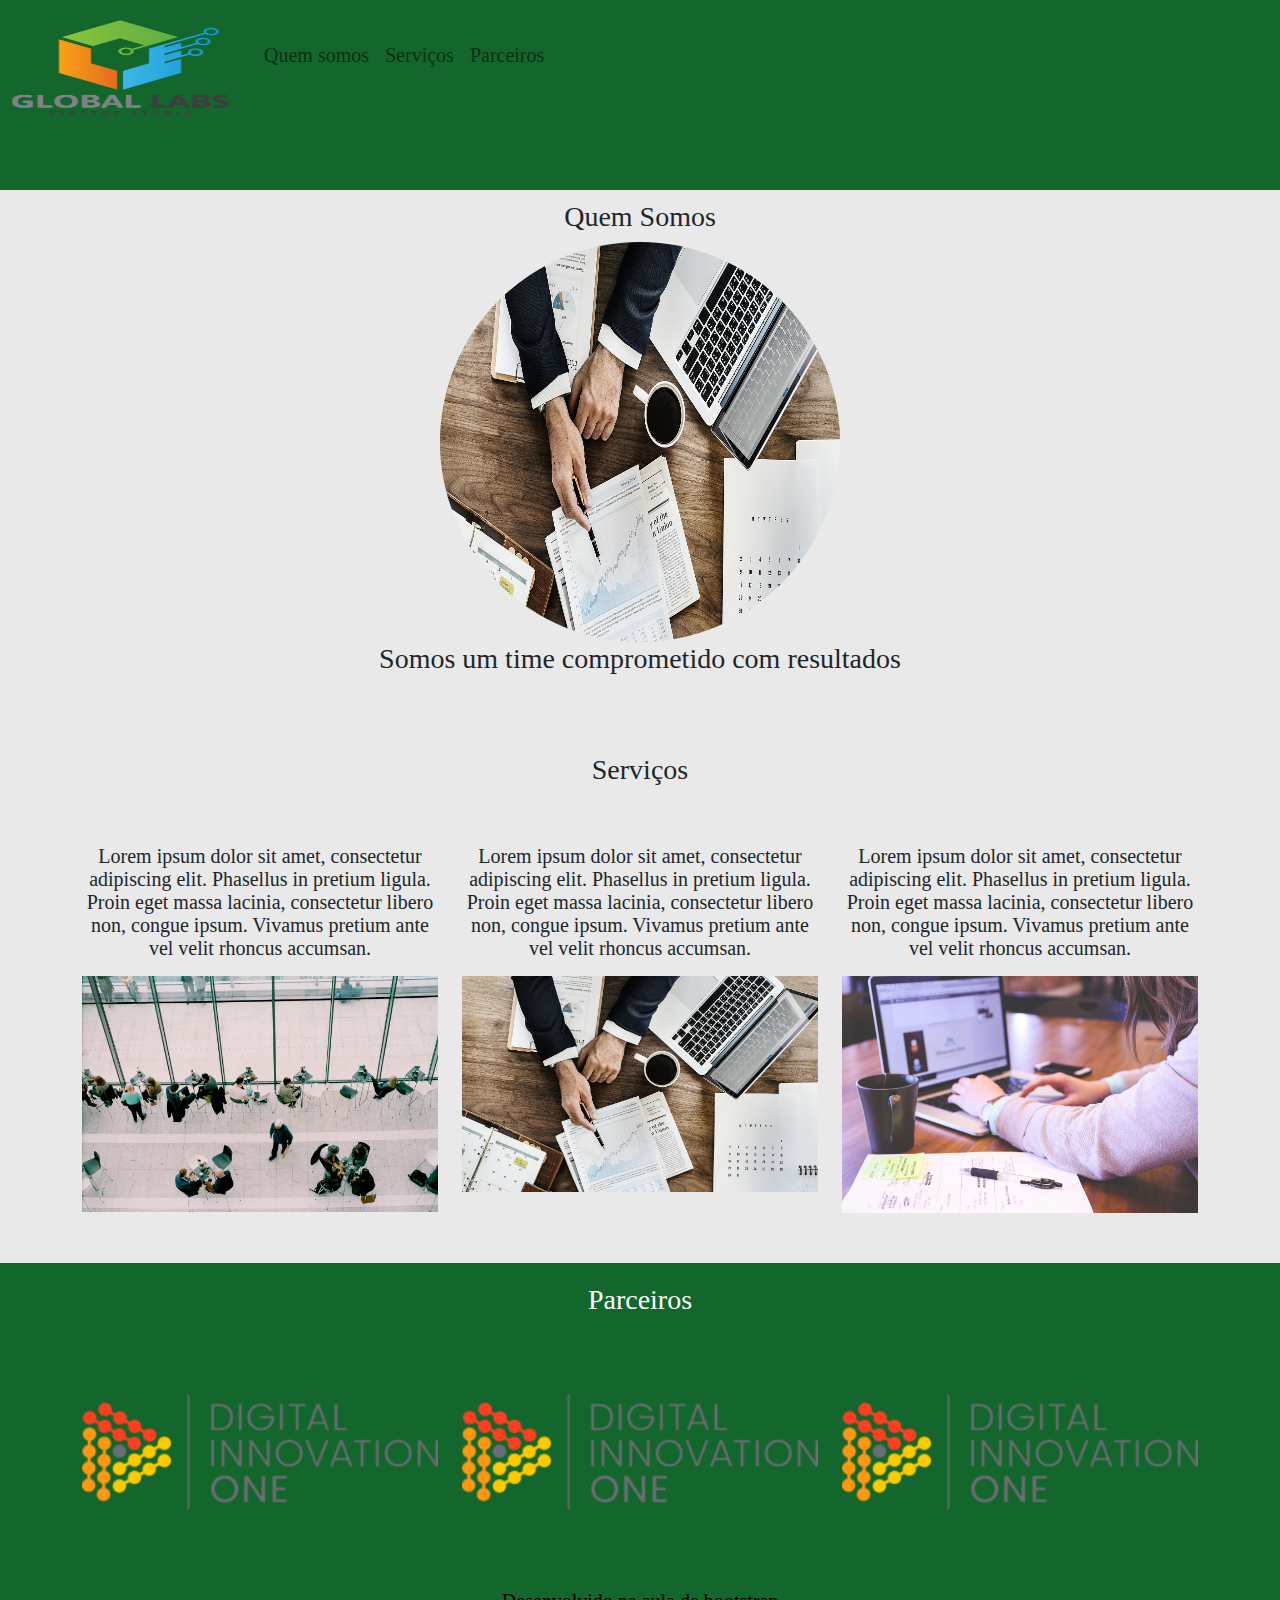
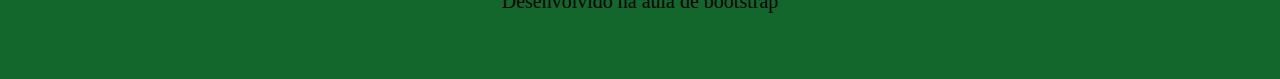
<file: aula-bootstrap/index.html>
<!DOCTYPE html>
<html lang="pt-BR">
<head>
  <meta charset="UTF-8">
  <meta name="viewport" content="width=device-width, initial-scale=1.0">
  <link rel="stylesheet" href="bootstrap/css/bootstrap.min.css">
  <link rel="stylesheet" href="css/style.css">
  <title>Bootstrap</title>
</head>
<body>
  <nav class="navbar navbar-expand-lg navbar-light margin">
    <a class="navbar-brand" href="#">
      <img src="img/4.png" alt="Global Labs" width="240px" height="120px" />
    </a>
    <div class="collapse navbar-collapse margin">
      <ul class="navbar-nav">
        <li class="nav-item">
          <a class="nav-link" href="#quemSomos">Quem somos</a>
        </li>
        <li class="nav-item">
          <a class="nav-link" href="#servicos">Serviços</a>
        </li>
        <li class="nav-item">
          <a class="nav-link" href="#parceiros">Parceiros</a>
        </li>
      </ul>

    </div>

    
  </nav>

  <section id="quemSomos">
    <div class="container-fluid text-center margin">
      <h3>Quem Somos</h3>
      <img class="rounded-circle" src="img/2.jpg" alt="" width="400px" height="400px">
      <h3>Somos um time comprometido com resultados</h3>
    </div>
  </section>

  <section id="servicos">
    <div class="container-fluid text-center margin">
      <h3 class="margin">Serviços</h3>
      <div class="container">
        <div class="row">
          <div class="col-lg-4">
            <p>Lorem ipsum dolor sit amet, consectetur adipiscing elit. Phasellus in pretium ligula. Proin eget massa lacinia, consectetur libero non, congue ipsum. Vivamus pretium ante vel velit rhoncus accumsan.</p>
            <img src="img/1.jpg" alt="" width="100%">
            
          </div>
          <div class="col-lg-4">
            <p>Lorem ipsum dolor sit amet, consectetur adipiscing elit. Phasellus in pretium ligula. Proin eget massa lacinia, consectetur libero non, congue ipsum. Vivamus pretium ante vel velit rhoncus accumsan.</p>
            <img src="img/2.jpg" alt="" width="100%">
            
          </div>
          <div class="col-lg-4">
            <p>Lorem ipsum dolor sit amet, consectetur adipiscing elit. Phasellus in pretium ligula. Proin eget massa lacinia, consectetur libero non, congue ipsum. Vivamus pretium ante vel velit rhoncus accumsan.</p>
            <img src="img/3.jpg" alt="" width="100%">
            
          </div>
        </div>
      </div>
    </div>
  </section>

  <section id="parceiros">
    <div class="container-fluid text-center margin">
      <h3 class="margin">Parceiros</h3>
      <div class="container">
        <div class="row">
          <div class="col-lg-4">
            <img src="img/5.png" alt="" width="100%">
            
          </div>
          <div class="col-lg-4">
            <img src="img/5.png" alt="" width="100%">
            
          </div>
          <div class="col-lg-4">
            <img src="img/5.png" alt="" width="100%">
            
          </div>
        </div>
      </div>
    </div>
  </section>

  
  
  <footer class="container-fluid text-center margin bg-footer">
    <p>Desenvolvido na aula de bootstrap</p>
  </footer>
  
</body>
</html>
</file>
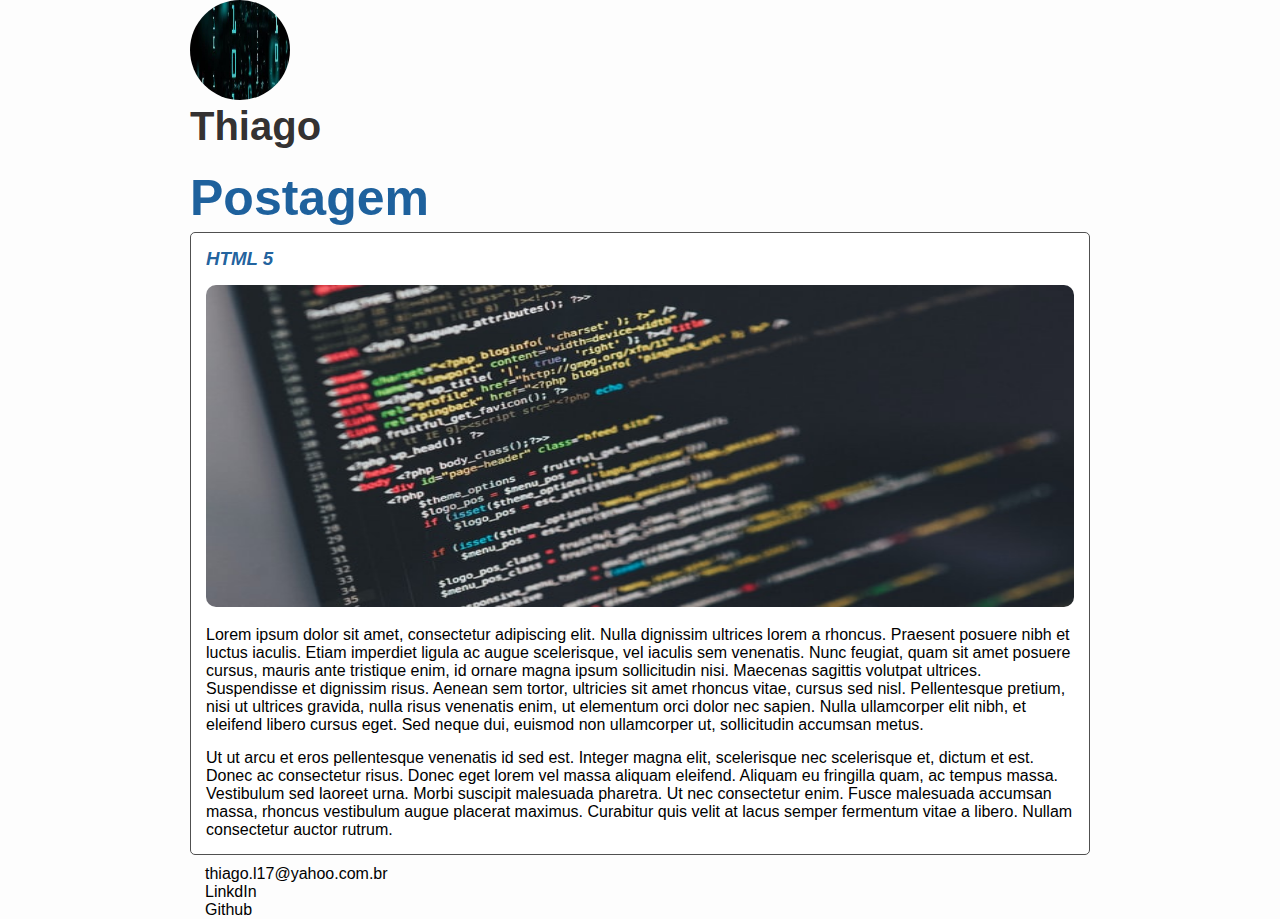
<file: html5/index.html>
<!DOCTYPE html>
<html lang="pt-BR">
<head>
  <meta charset="UTF-8">
  <meta name="viewport" content="width=device-width, initial-scale=1.0">
  <link rel="stylesheet" href="css/styles.css">
  <title>HTML5 Curso DIO </title>
</head>
<body>

  <header>
    <img class="photo" src="img/2.jpeg" width="100px" height="100px"></img>
    <h1 id="title">Thiago</h1>
  </header>
  <section>
    <header>
      <h2 class="subtitle">Postagem</h2>
      <article class="post-content">
        <header>
          <h3 class="post_title">HTML 5</h3>
          <img class="images" src="img/1.jpg" alt="Editor de texto mostrando código HTML" width="960" height="322"></img>
        </header>
        <p>Lorem ipsum dolor sit amet, consectetur adipiscing elit. Nulla dignissim ultrices lorem a rhoncus. Praesent posuere nibh et luctus iaculis. Etiam imperdiet ligula ac augue scelerisque, vel iaculis sem venenatis. Nunc feugiat, quam sit amet posuere cursus, mauris ante tristique enim, id ornare magna ipsum sollicitudin nisi. Maecenas sagittis volutpat ultrices. Suspendisse et dignissim risus. Aenean sem tortor, ultricies sit amet rhoncus vitae, cursus sed nisl. Pellentesque pretium, nisi ut ultrices gravida, nulla risus venenatis enim, ut elementum orci dolor nec sapien. Nulla ullamcorper elit nibh, et eleifend libero cursus eget. Sed neque dui, euismod non ullamcorper ut, sollicitudin accumsan metus.</p>

        <p>Ut ut arcu et eros pellentesque venenatis id sed est. Integer magna elit, scelerisque nec scelerisque et, dictum et est. Donec ac consectetur risus. Donec eget lorem vel massa aliquam eleifend. Aliquam eu fringilla quam, ac tempus massa. Vestibulum sed laoreet urna. Morbi suscipit malesuada pharetra. Ut nec consectetur enim. Fusce malesuada accumsan massa, rhoncus vestibulum augue placerat maximus. Curabitur quis velit at lacus semper fermentum vitae a libero. Nullam consectetur auctor rutrum.</p>

      </article>
    </header>
  </section>

  <footer class="contact-list"> 
    <ul>
      <li>
        <a rel="noopener" href="malito:thiago.l17@yahoo.com" target="_blank">thiago.l17@yahoo.com.br
        </a>
      </li>
      <li>
        <a rel="noopener" target="_blank" href="https://www.linkedin.com/in/thiago-l17/"> LinkdIn</a>
      </li>
      <li>
        <a rel="noopener" target="_blank" href="https://github.com/Thiago-l">Github</a>
      </li>
    </ul>
  </footer>
</body>
</html>
</file>
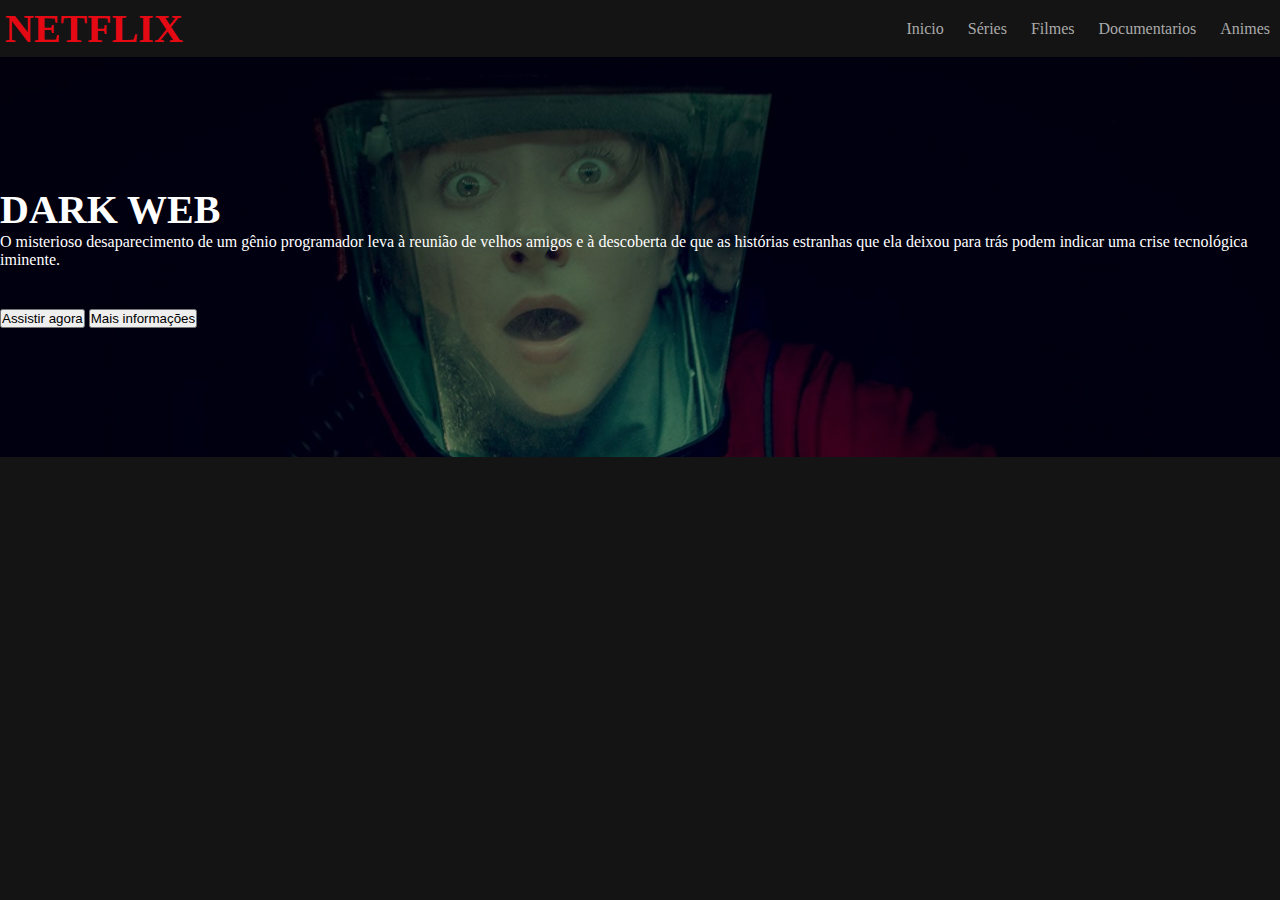
<file: project-netflix-interface/index.html>
<!DOCTYPE html>
<html lang="pt-br">
<head>
  <meta charset="UTF-8">
  <meta name="viewport" content="width=device-width, initial-scale=1.0">
  <link rel="stylesheet" href="styles/main.css">
  <title>Netflix Clone Interface</title>
</head>
<body>
    <header>
      <div class="container">
        <h2 class="logo">NETFLIX</h2>
        <nav>
          <a href="#">Inicio</a>
          <a href="#">Séries</a>
          <a href="#">Filmes</a>
          <a href="#">Documentarios</a> 
          <a href="#">Animes</a>
        </nav>
      </div>
    </header>
    <main>
      <div class="main-movie">
        <div class="container">
          <h3 class="title"> DARK WEB</h3>
          <p class="description">O misterioso desaparecimento de um gênio programador leva à reunião de velhos amigos e à descoberta de que as histórias estranhas que ela deixou para trás podem indicar uma crise tecnológica iminente.</p>
          <div class="buttons">
            <button role="button" class="btn">
              Assistir agora
            </button>
            <button role="button" class="btn">
              Mais informações
            </button>
          </div>
        </div>
      </div>
    </main>
    </body>
</html>
</file>
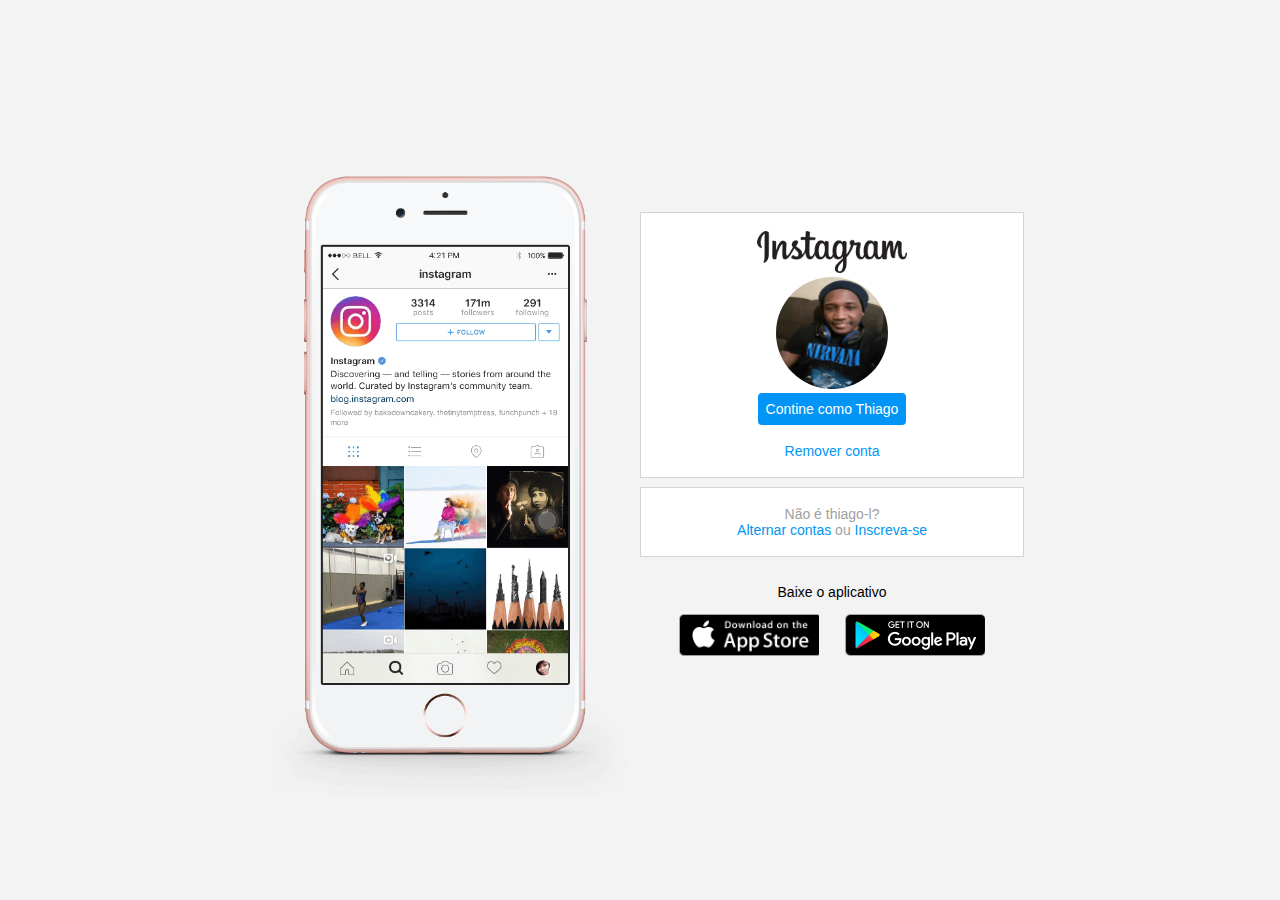
<file: project-landing-page-instagram/instagram-v1.html>
<!DOCTYPE html>
<html lang="en">
<head>
  <meta charset="UTF-8">
  <meta name="viewport" content="width=device-width, initial-scale=1.0">
  <link rel="stylesheet" href="./css/styles.css">
  <title>Instagram</title>
</head>
<body>
  <div class="instagram-wrapper">
    <div class="instagram-phone">
      <img src="img/instagram-celular.png" alt="celular" />
    </div>
    <div class="instagram-continue">
      <div class="group">
        <img src="img/instagram-logo.png" alt="instagram" class="instagram-logo"></img>
        <div class="profile-photo">
          <img src="img/profile.png" alt="foto de perfil"/>
        </div>
        <a href="#" class="instagram-login">Contine como Thiago</a>
        <a href="#" class="instagram-logout">Remover conta</a>
      </div>
      <div class="group">
        <p class="not-account">Não é thiago-l?</p>
        <p class="not-account">
          <span class="link-blue">Alternar contas</span>
          ou
          <span class="link-blue">Inscreva-se</span>
        </p>
      </div>
      <div class="get-the-app">
        <p class="get-app">Baixe o aplicativo</p>
        <div class="download">
          <a href="#" class="app-download"></a>
          <a href="#" class="app-download"></a>
        </div>
      </div>
    </div>
  </div>
</body>
</html>
</file>
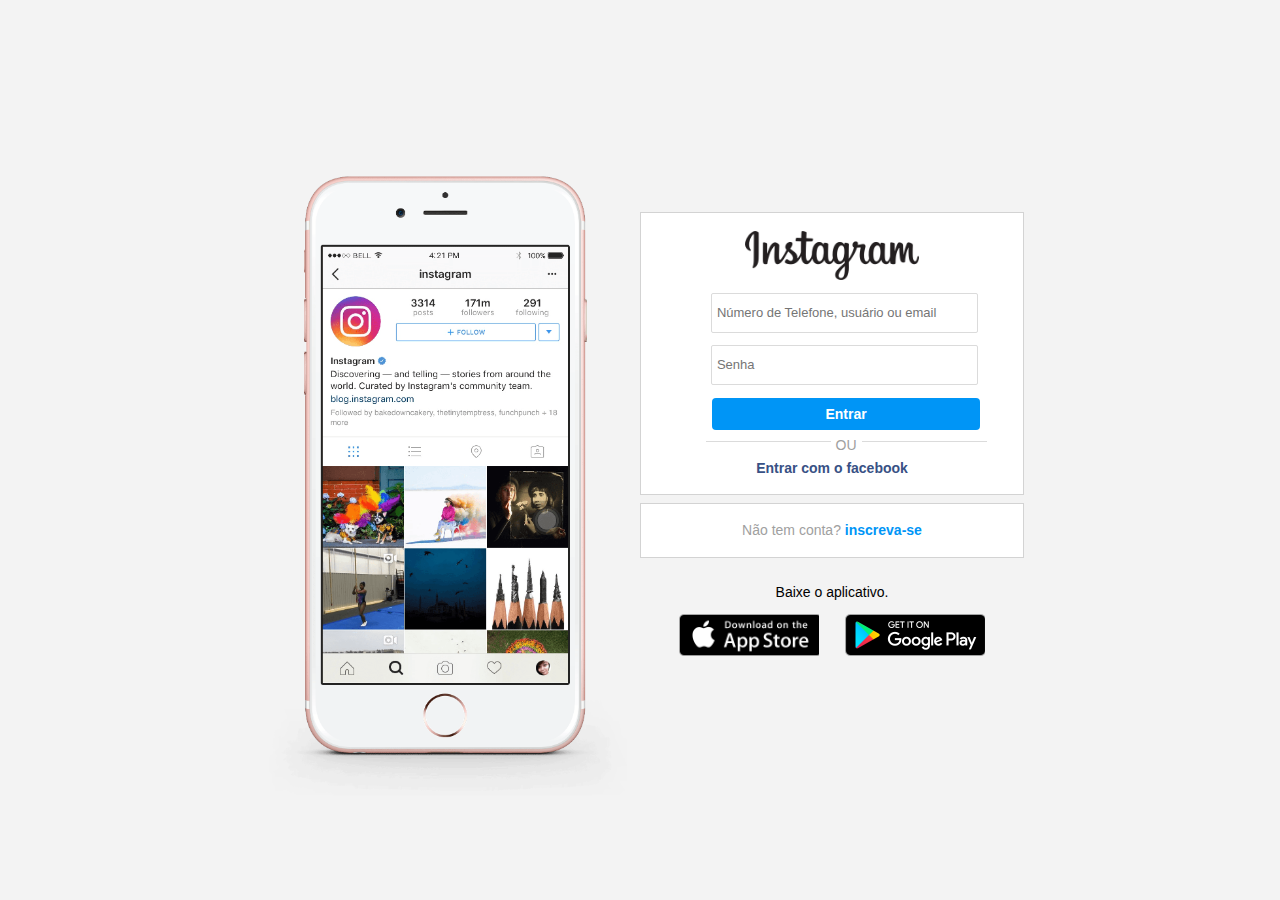
<file: project-landing-page-instagram/instagram-v2.html>
<!DOCTYPE html>
<html lang="en">

<head>
  <meta charset="UTF-8">
  <meta name="viewport" content="width=device-width, initial-scale=1.0">
  <link rel="stylesheet" href="./css/styles-v2.css">
  <title>Instagram</title>
</head>

<body>
  <div class="instagram-wrapper">
    <div class="instagram-phone">
      <img src="img/instagram-celular.png" alt="celular" />
    </div>
    <div class="instagram-continue">
      <div class="group">
        <img src="img/instagram-logo.png" alt="instagram" class="instagram-logo"></img>
        <div class="form-login">
          <form action="">
            <label name="email"></label>
            <input type="email" name="email" class="input-login" placeholder="Número de Telefone, usuário ou email">
            <label name="password"></label>
            <input type="password" name="password" class="input-login" placeholder="Senha">
          </form>
        </div>
        <a href="#" class="instagram-login">Entrar</a>
          <div class="row">
            <div class="line"></div>
            <div class="not-account">OU</div>
            <div class="line"></div>
          </div>   
          <div class="link-facebook">Entrar com o facebook</div>
          
      </div>
      <div class="group">
        
        <p class="not-account">
          Não tem conta?
          <span class="link-blue">inscreva-se</span>
        </p>
      </div>
      <div class="get-the-app">
        <p class="get-app">Baixe o aplicativo.</p>
        <div class="download">
          <a href="#" class="app-download"></a>
          <a href="#" class="app-download"></a>
        </div>
      </div>
    </div>
  </div>
</body>

</html>
</file>
<file: aula-bootstrap/css/style.css>
body {
  font: 20px Ariel serif;
}

.navbar {
  background-color: #13672c;
  color: white;
  
}

a .nav-item .nav-link {
  color: #ffff;
}

#quemSomos {
  background-color: #e9e9e9;
  
}

#servicos {
  background-color: #e9e9e9;
}

.margin {
  padding-top: 10px;
  padding-bottom: 50px;
}

#parceiros {
  background-color:#13672c;
  color: white;
}

.bg-footer {
  color: black;
  background-color: #13672c;
}
</file>
<file: html5/css/styles.css>
* {
  margin: 0px;
  padding: 0px;
}

body {
  background-color:#fcfcfcc0;
  height: 100%;
  max-width: 900px;
  margin: auto;
  font-family: Arial, Helvetica, sans-serif;
}

#title, .subtitle, .post_title, .post {
  color: #1c609cfd;
}

#title {
  color: #2e2c2cfd;
  font-size: 40px;
  text-transform: capitalize;
  margin-bottom: 20px;
}

.subtitle {
  font-size: 50px;
  margin-bottom: 5px;
}

.post_title {
  color: #1c609cfd;
  font: 16px;
  font-style: italic;
  margin-bottom: 15px;
}

.post-content {
  background:#FFF;
  padding: 15px;
  margin-bottom: 10px;
  border: 1px solid #505050;
  border-radius: 5px;
  text-align: left;
}

.photo {
  border-radius: 50px;
}

.images {
  border-radius: 10px;
  width: 100%;
}

article p {
  margin-top: 15px;
}

.contact-list ul li {
  list-style-type: none;
}

.contact-list ul li a {
  text-decoration: none;
  cursor: pointer;
  color: #000;

}

footer ul {
  padding-left: 15px;
}
</file>
<file: project-netflix-interface/styles/main.css>
:root {
  --red:#e50914;
  --black: #141414;

}

* {
  margin: 0;
  padding: 0;
  box-sizing: border-box;
}

/* Main header */

body {
  background: var(--black);
  font-family: 'Times New Roman', Times, serif;
  color: #FFF;

}

header .container {
  display: flex;
  align-items: center;
  justify-content: space-between;
}

header .logo {
  color: var(--red);
  font-family: 'Arial Black', Times;
  font-size: 40px;
  margin: 5px;
}

header nav a {
  text-decoration: none;
  color: #AAA;
  margin: 10px
}

header nav a:hover {
  color: #fff;
}

/* movies */

.main-movie {
  font-size: 16px;
  height: 400px;
  background: linear-gradient(rgba(0,0,0,0.5), rgba(0,0,0,0.5)100%), url('../img/capa_fundo1-darkweb.jpg');
  background-size: cover;

  display: flex;
  flex-direction: column;
  justify-content: center;
  align-items: flex-start;
}

.main-movie .description {
 margin-bottom: 40px;
}

.title {
  font-size: 40px;
}
</file>
<file: project-landing-page-instagram/css/styles.css>
* {
  padding: 0;
  margin: 0;
  box-sizing: border-box;
  text-decoration: none;
  font-family: sans-serif;
  font-size: 14px;
}

body {
  width: 100%;
  min-height: 100vh;
  background-color: rgb(243, 243, 243);
  margin: 0;
  padding: 0;
  display: flex;
  justify-content: center;
}

.instagram-wrapper {
  display: flex;
  align-items: center;
  justify-content: start;
  width: 60%;
  height: 100vh;
}

.instagram-phone {
  display: flex;
  align-items: center;
  justify-content: center;
  width: 50%;
}

.instagram-phone img {
  height: 50rem;
}

.instagram-continue {
  display: flex;
  align-items: center;
  justify-content: space-between;
  flex-direction: column;
  width: 50%;
  min-height: 34rem;
}

.group {
  display: flex;
  justify-content: space-between;
  align-items: center;
  flex-direction: column;
  background-color: #ffffff;
  width: 100%;
  padding: 1.3rem 0;
  border: 1px solid lightgray;
}

.group:nth-child(1){
  min-height: 19rem;
}

.instagram-logo {
  height: 3rem;
}

.profile-photo {
  display: flex;
  justify-content: center;
  align-items: center;
  border-radius: 50%;
  overflow: hidden;
}

.profile-photo img {
  height: 8rem;
}

.instagram-login {
 background-color: #0095f6;
 color: #ffffff;
 padding: 8px;
 border-radius: 4px;
}

.instagram-logout {
  color: #0095f6;
  margin-top: 1rem;
}

.not-account {
  color: rgb(160, 160, 160);
}

.link-blue {
  color: #0095f6;
  cursor: pointer;
}

.get-the-app {
  display: flex;
  flex-direction: column;
  align-items: center;
  justify-content: center;
  width: 100%;
  padding: 1.3rem 0;
}

.download {
  display: flex;
  width: 100%;
  justify-content: space-evenly;
  align-items: center;
  padding: 1rem;
}

.app-download {
  height: 3rem;
  width: 10rem;
  background-size: cover;
}

.app-download:nth-child(1) {
  background-image: url('../img/apple-button.png');
}

.app-download:nth-child(2) {
  background-image: url('../img/googleplay-button.png');
}

/* media queries */

@media (max-width: 1024px) {
  .instagram-wrapper {
    width: 90%;
  }
}

@media (max-width: 650px) {
  body {
    background-color: transparent;
  }

  .instagram-wrapper {
    width: 90%;
  }

  .instagram-phone {
    display: none;
  }

  .instagram-continue {
    width: 100%;
  }

  .group {
    border: 1px solid transparent
  }
}
</file>
<file: project-landing-page-instagram/css/styles-v2.css>
* {
  padding: 0;
  margin: 0;
  box-sizing: border-box;
  text-decoration: none;
  font-family: sans-serif;
  font-size: 14px;
}

body {
  width: 100%;
  min-height: 100vh;
  background-color: rgb(243, 243, 243);
  margin: 0;
  padding: 0;
  display: flex;
  justify-content: center;
}

.instagram-wrapper {
  display: flex;
  align-items: center;
  justify-content: start;
  width: 60%;
  height: 100vh;
}

.instagram-phone {
  display: flex;
  align-items: center;
  justify-content: center;
  width: 50%;
}

.instagram-phone img {
  height: 50rem;
}

.instagram-continue {
  display: flex;
  align-items: center;
  justify-content: space-between;
  flex-direction: column;
  width: 50%;
  min-height: 34rem;
}

.group {
  display: flex;
  justify-content: space-between;
  align-items: center;
  flex-direction: column;
  background-color: #ffffff;
  width: 100%;
  padding: 1.3rem 0;
  border: 1px solid lightgray;
}

.group a {
  margin-left: 28px;
}

.form-login {
  width: 70%;
  box-sizing: border-box;
  
}

.group .form-login .input-login {
  display: flex;
  margin: 0.9rem;
  width: 100%;
  line-height: 2rem;
  font-size: 13px;
  border-radius: 2px;
  border: 1px solid #dbdbdb;
  padding: 5px;
}

.group:nth-child(1){
  min-height: 19rem;
}

.instagram-logo {
  height: 3.5rem;
}

.profile-photo {
  display: flex;
  justify-content: center;
  align-items: center;
  border-radius: 50%;
  overflow: hidden;
}

.profile-photo img {
  height: 8rem;
}

.instagram-login {
 background-color: #0095f6;
 color: #ffffff;
 font-weight: 600;
 padding: 8px;
 border-radius: 4px;
 width: 70%;
 display: flex;
 justify-content: center;
 justify-items: center;
}

.instagram-logout {
  color: #0095f6;
  margin-top: 1rem;
}

.row {
  display: flex;
  margin-left: 28px;
  line-height: 30px;
}

.line {
  border: 0px solid transparent;
  margin: 5px;
  background-color: #dbdbdb;
  height: 1px;
  position: relative;
  width: 125px;
  top: .45em;
  
}

.not-account {
  color: rgb(160, 160, 160);
}

.link-blue {
  color: #0095f6;
  cursor: pointer;
  font-weight: 600;
}

.link-facebook {
  color: #385185;
  cursor: pointer;
  font-weight: 600;
  text-align: center;
}

.get-the-app {
  display: flex;
  flex-direction: column;
  align-items: center;
  justify-content: center;
  width: 100%;
  padding: 1.3rem 0;
}

.download {
  display: flex;
  width: 100%;
  justify-content: space-evenly;
  align-items: center;
  padding: 1rem;
}

.app-download {
  height: 3rem;
  width: 10rem;
  background-size: cover;
}

.app-download:nth-child(1) {
  background-image: url('../img/apple-button.png');
}

.app-download:nth-child(2) {
  background-image: url('../img/googleplay-button.png');
}

/* media queries */

@media (max-width: 1024px) {
  .instagram-wrapper {
    width: 90%;
  }
}

@media (max-width: 650px) {
  body {
    background-color: transparent;
  }

  .instagram-wrapper {
    width: 90%;
  }

  .instagram-phone {
    display: none;
  }

  .instagram-continue {
    width: 100%;
  }

  .group {
    border: 1px solid transparent
  }
}
</file>
